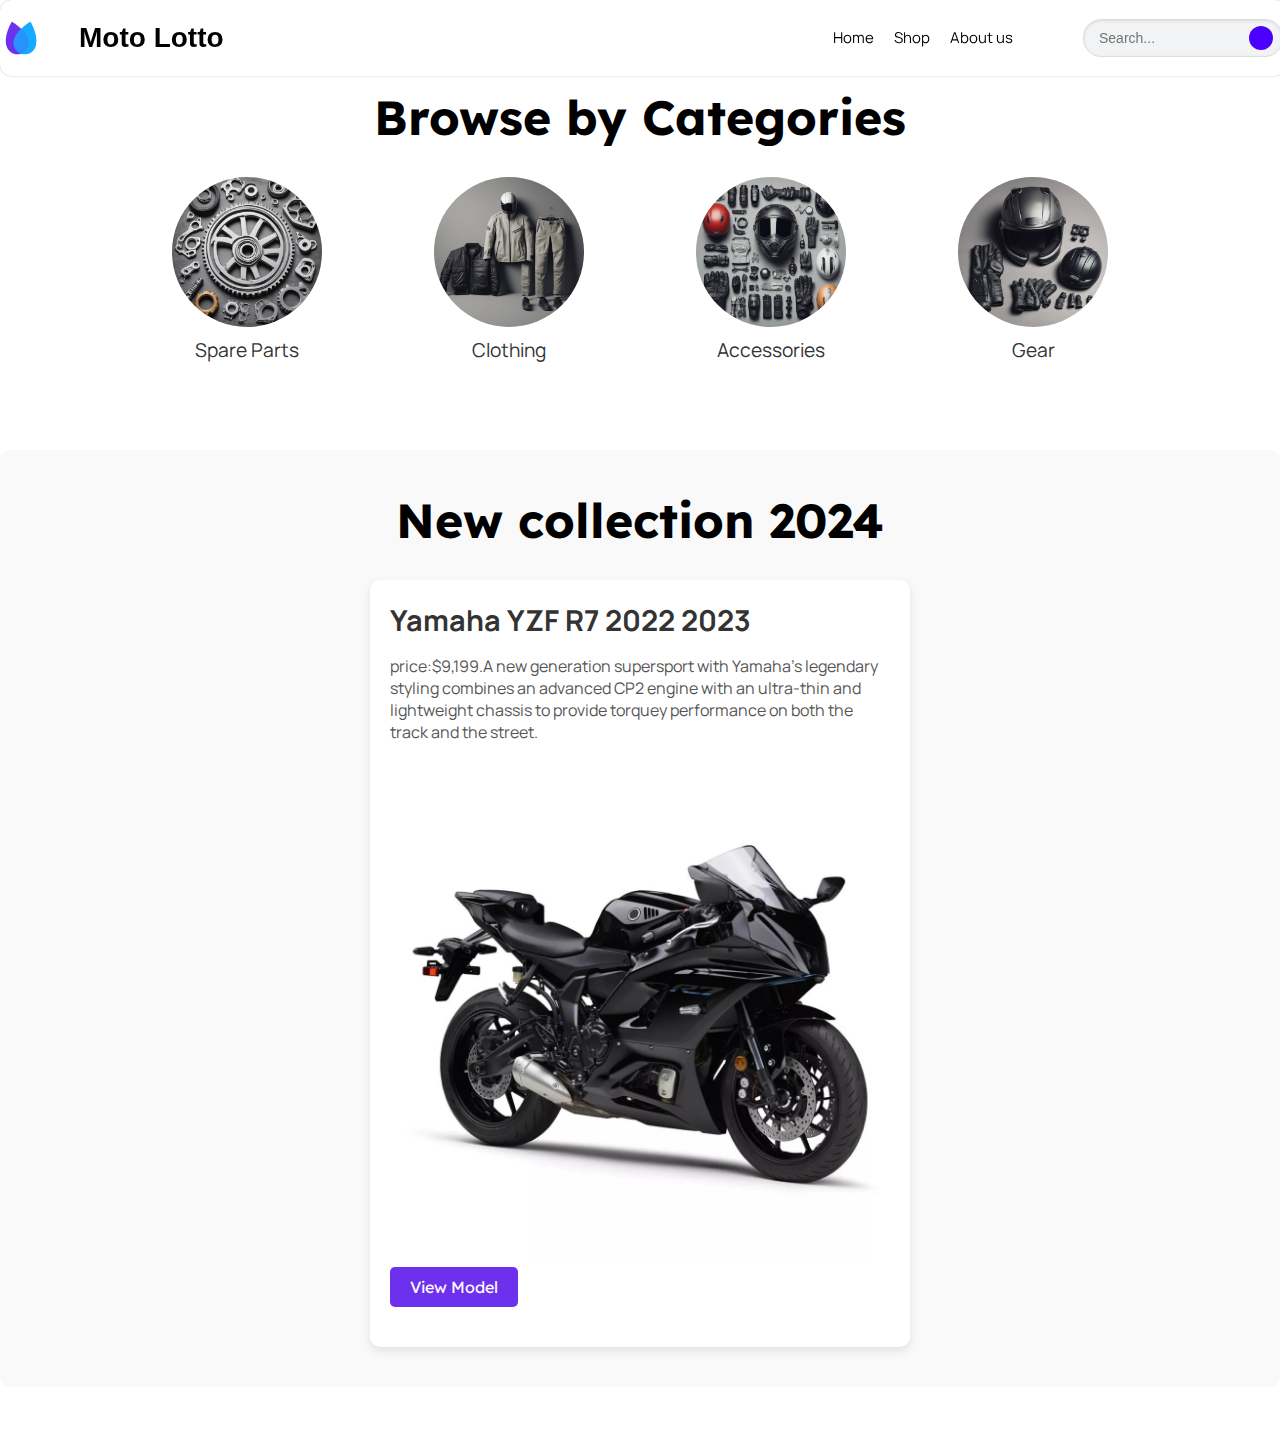
<file: shop.html>
<!DOCTYPE html>
<html lang="en">
<head>
    <meta charset="UTF-8">
    <meta name="viewport" content="width=device-width, initial-scale=1.0">
    <title>Moto Loto</title>
    <link rel="stylesheet" href="shop.css">
</head>
<body>
    <nav id="navbar">
        <img src="./Assests/Main-NaV-Icons/57ff5e31-c0f9-4e5f-9033-2cd475f63feb (1).svg" alt="">
        <p class="text">Moto Lotto</p>
        <ul class="header-menu">
          <a href="./index.html"><li>Home</li></a> 
          <a href="./shop.html"><li>Shop</li></a>
          <a href="./about-us.html"><li>About us</li></a>
        </ul>
        <div class="search-container">
           <form action="">
             <input type="text" placeholder="Search..." name="search">
             <button type="submit"><i class="fa fa-search"></i></button>
           </form>
       </div>
       </nav>
    
       <div class="browsing-menu">
        <h1 class="heading">Browse by Categories</h1>
        <div class="gridbox">
            <div class="content">
                <div class="category">
                    <a href="#"><img src="./Assests/shop/spareparts.png" alt="Spare Parts"></a>
                    <span>Spare Parts</span>
                </div>
                <div class="category">
                    <a href="#"><img src="./Assests/shop/Clothing.png" alt="Clothing"></a>
                    <span>Clothing</span>
                </div>
                <div class="category">
                    <a href="#"><img src="./Assests/shop/Accessories.png" alt="Accessories"></a>
                    <span>Accessories</span>
                </div>
                <div class="category">
                    <a href="#"><img src="./Assests/shop/Gear.png" alt="Gear"></a>
                    <span>Gear</span>
                </div>
            </div>
        </div>
    </div>
    
    <div class="collection-section">
        <h1 class="heading">New collection 2024</h1>
            <div class="model-box">
                <div class="product">
                    <h1 class="Product-Name">Yamaha YZF R7 2022 2023</h1>
                    <p class="description">price:$9,199.A new generation supersport with Yamaha's legendary styling combines an advanced CP2 engine with an ultra‑thin and lightweight chassis to provide torquey performance on both the track and the street.</p>
                    <img src="./Assests/shop/Yamaha YZF R7 2022 2023.jpg" alt="img">
                    <a href="./Assests/Models-Data/Yamha-YZFR7-2023/Yamha-YZFR7-2023.html" class="button">View Model</a>
                </div>
            </div>
    </div>
    

</body>
</html>
</file>
<file: shop.css>
@import url('https://fonts.googleapis.com/css2?family=Lexend:wght@100..900&display=swap');
@import url('https://fonts.googleapis.com/css2?family=Lexend:wght@100..900&family=Manrope:wght@200..800&display=swap');

* {
    margin: 0;
    padding: 0;
}


body {
    background-color: #ffffff;
}

/*Navigation bar section*/
#navbar {
    width: 100%;
    max-width: 1522px;
    height: 56px;
    display: flex;
    align-items: center;
    padding: 10px 3px;
    background-color: #fff; 
    box-shadow: 0px 0px 1px #ccc, 0px 0px 2px #ccc;
    margin: 0 auto; /* Center the navbar */
    border-radius: 12px; /* Adds rounded corners */
    position: fixed;
    top: 0;
    z-index: 10; /* Ensures the navbar is above other content */
}

#navbar img {
    width: 36px; 
    height: 36px; 
    margin-right: 10px;
}

#navbar .text {
    font-family: 'Lexend Exa', sans-serif;
    font-size: 28px;
    line-height: 42px;
    font-weight: 700;
    color: #000000FF;
    margin-left: 30px; 
    margin-right: auto; /* Pushes the menu and search bar to the right */
}

.header-menu {
    display: flex;
    align-items: center;
    font-family: 'Manrope', sans-serif;
    font-size: 15px;
    line-height: 22px;
    font-weight: 400;
    margin-left: auto; /* Aligns the menu to the right */
    margin-right: 70px;
}

.header-menu a {
    text-decoration: none;
    color: inherit;
    margin-left: 20px; 
}

.header-menu a li {
    list-style: none;
}

.header-menu a li:hover {
    color: #6D31EDFF;
}

/*Search Bar*/
.search-container form {
    display: flex;
    align-items: center;
    position: relative;
    width: 200px;
    transition: width 0.4s ease-in-out;
}

.search-container form input {
    width: 100%;
    height: 36px;
    background-color: #f1f3f4;
    color: #000;
    font-size: 14px;
    padding: 0 15px;
    border-radius: 18px;
    border: 1px solid #ddd;
    outline: none;
    box-shadow: inset 0px 1px 3px rgba(0, 0, 0, 0.1);
    transition: background-color 0.3s ease, border 0.3s ease;
}

.search-container form input:focus,
.search-container form input:hover {
    background-color: #fff;
    border-color: #4b00ff;
}

.search-container form button {
    position: absolute;
    right: 10px;
    top: 50%;
    transform: translateY(-50%);
    height: 24px;
    width: 24px;
    background: #4b00ff;
    border: none;
    font-size: 14px;
    color: #fff;
    cursor: pointer;
    outline: 0;
    padding: 0;
    border-radius: 50%;
    display: flex;
    align-items: center;
    justify-content: center;
    transition: background-color 0.3s ease;
}

.search-container form button:hover {
    background-color: #3a00cc;
}

/*Browse*/
.browsing-menu {
    margin: 87px 0;
    text-align: center;
}


/* Flexbox container for aligning category items */
.gridbox {
    display: flex;
    justify-content: center; /* Center horizontally */
}

/* Flexbox container for the category items */
.content {
    display: flex;
    justify-content: center; /* Center the content within the gridbox */
    gap: 112px;
}

/* Styling for each category container */
.category {
    text-align: center; /* Center text within each category */
    width: 150px; /* Set a consistent width for each category */
}

/* Styling for the images inside each category */
.category img {
    display: block; /* Ensure the image is a block element */
    width: 150px; /* Set a consistent width */
    height: 150px; /* Set a consistent height */
    border-radius: 50%; /* Make the image circular */
    object-fit: cover; /* Ensure the image covers the circle properly */
    transition: transform 0.3s ease; /* Add a hover effect */
}

/* Styling for the text below each image */
.category span {
    display: block; /* Ensure the text spans the full width */
    margin-top: 10px; /* Add space between the image and the text */
    font-family: 'Manrope', sans-serif;
    font-size: 1.2rem;
    color: #333; /* Set text color */
}

/* Hover effect to scale the image */
.category:hover img {
    transform: scale(1.1);
}

/*Collection-section*/
.collection-section {
    margin: 60px 0;
    text-align: center;
    background-color: #f9f9f9; /* Light background to make the section stand out */
    padding: 40px;
    border-radius: 10px;
}

/* Styling for the heading */
.heading {
    font-family: 'Lexend', sans-serif;
    font-size: 3rem;
    color: #000;
    margin-bottom: 30px;
}

/* Flexbox for the product container */
.model-box {
    display: flex;
    justify-content: center;
    align-items: center;
    gap: 40px;
    flex-wrap: wrap; /* Allows items to wrap in case of smaller screens */
}

/* Styling for each product */
.product {
    background-color: #fff;
    border-radius: 10px;
    box-shadow: 0 4px 10px rgba(0, 0, 0, 0.1);
    padding: 20px;
    max-width: 500px;
    text-align: left;
}

/* Product name styling */
.Product-Name {
    font-family: 'Manrope', sans-serif;
    font-size: 1.8rem;
    color: #333;
    margin-bottom: 15px;
}

/* Description styling */
.description {
    font-family: 'Manrope', sans-serif;
    font-size: 1rem;
    color: #555;
    margin-bottom: 20px;
}

/* Button styling */
.button {
    display: inline-block;
    padding: 10px 20px;
    font-family: 'Lexend', sans-serif;
    font-size: 1rem;
    color: #fff;
    background-color: #6D31EDFF;
    border-radius: 5px;
    text-decoration: none;
    transition: background-color 0.3s ease;
    margin-bottom: 20px;
}

.button:hover {
    background-color: #5a28c9;
}

/* Image styling */
.product img {
    width: 100%;
    height: auto;
    border-radius: 10px;
    object-fit: cover;
    transition: transform 0.3s ease;
}

.product:hover img {
    transform: scale(1.05);
}
</file>
